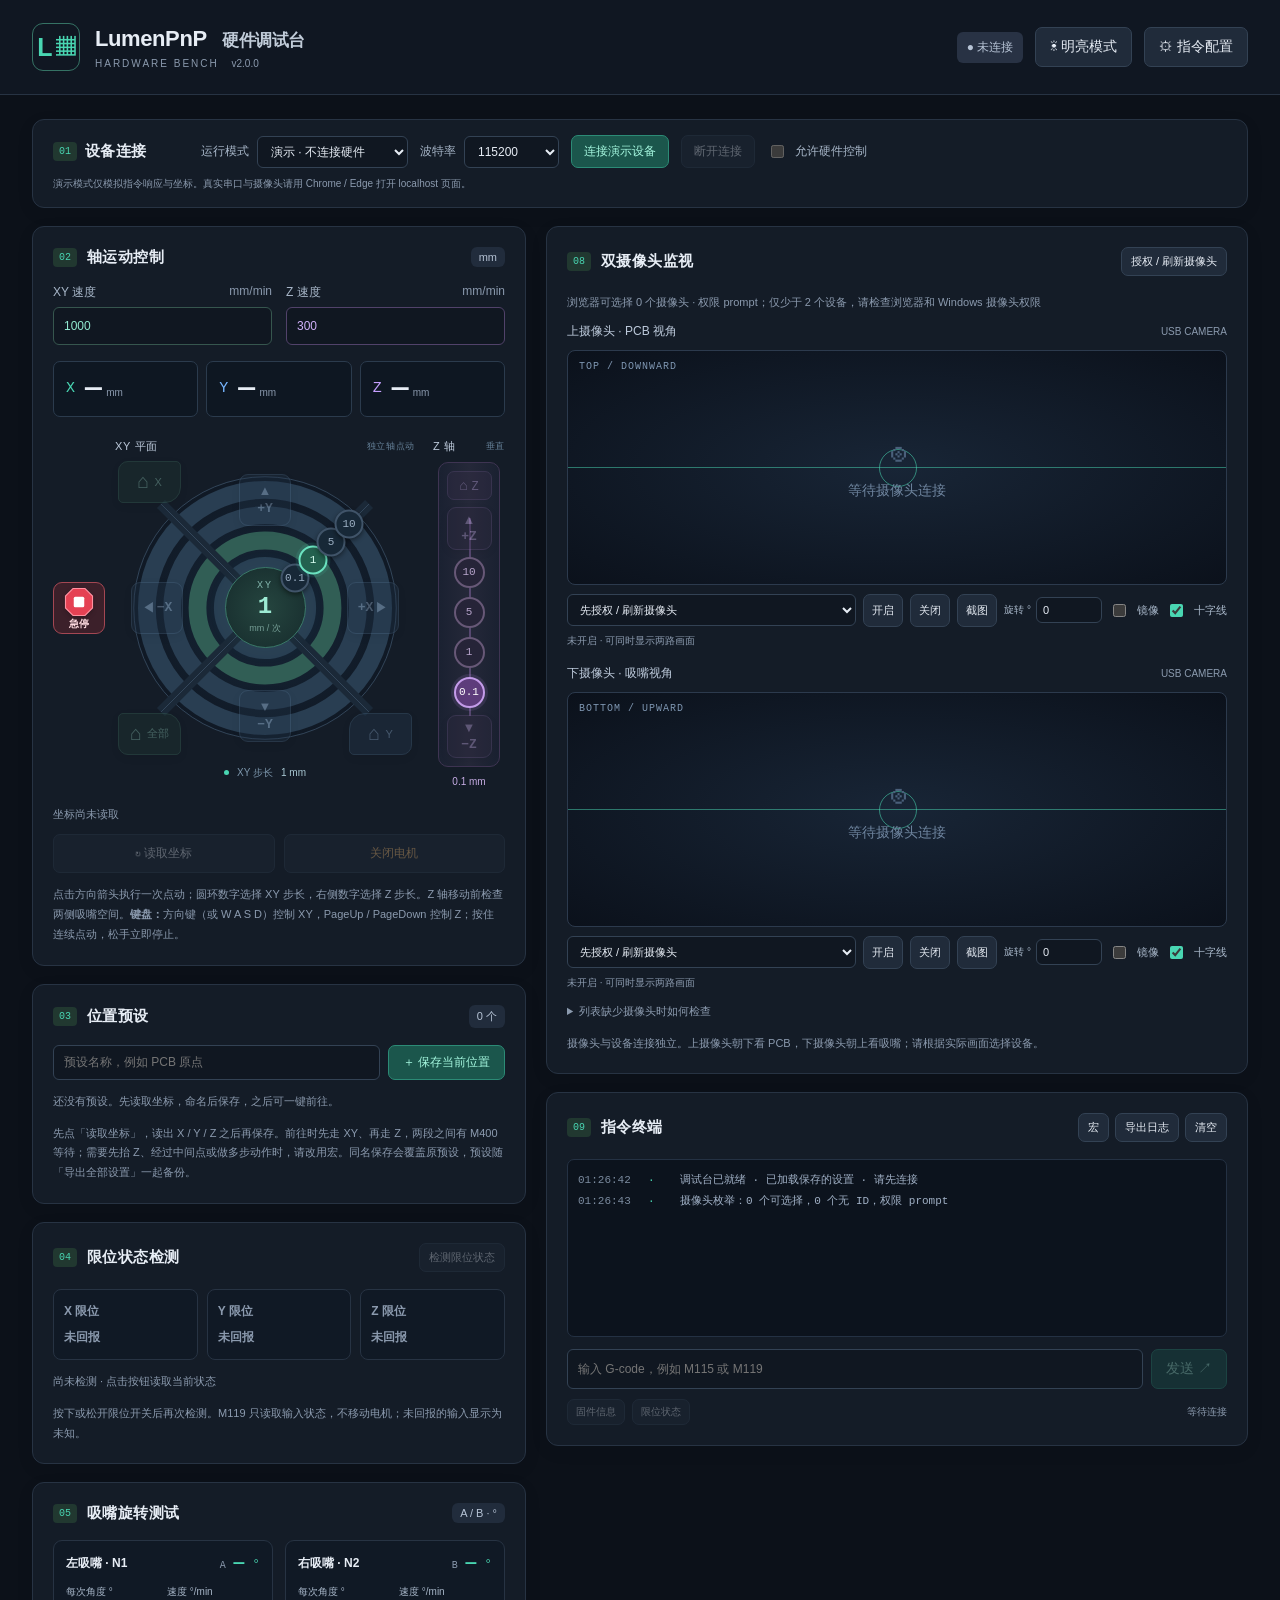
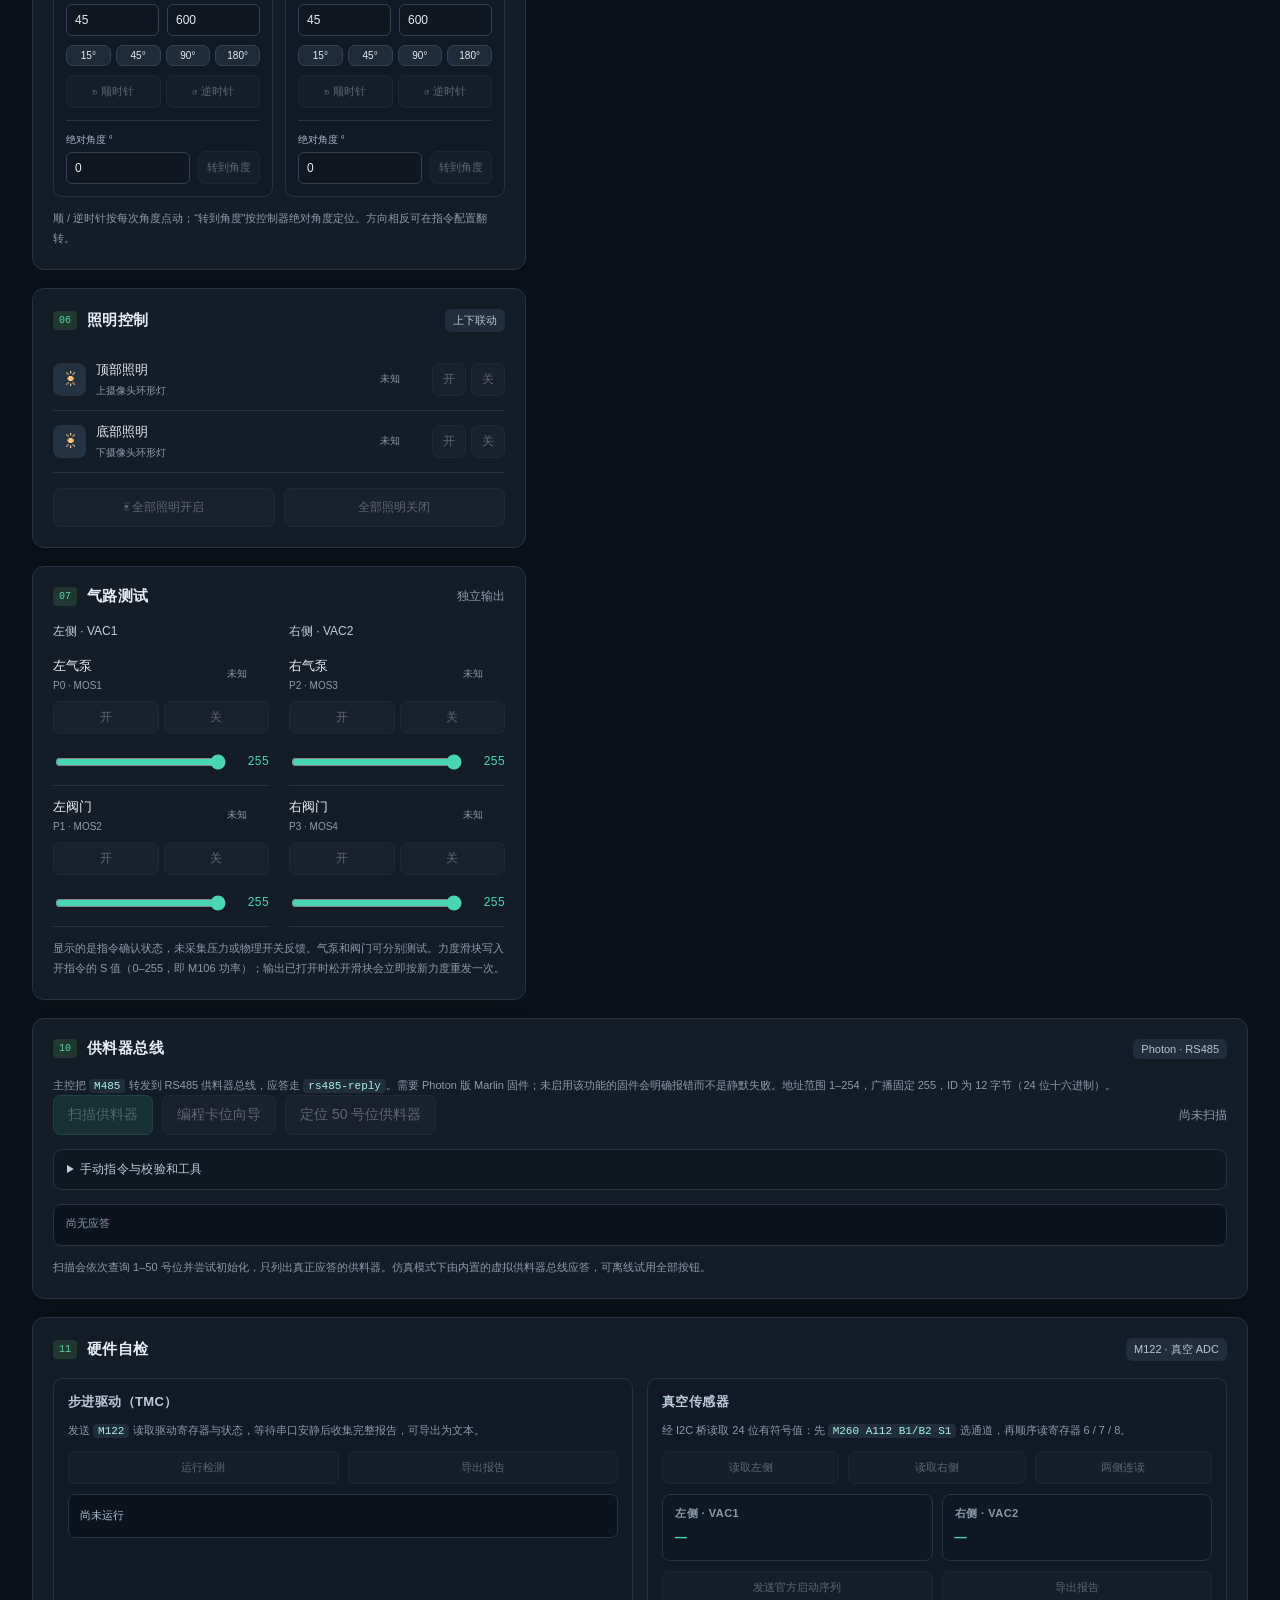
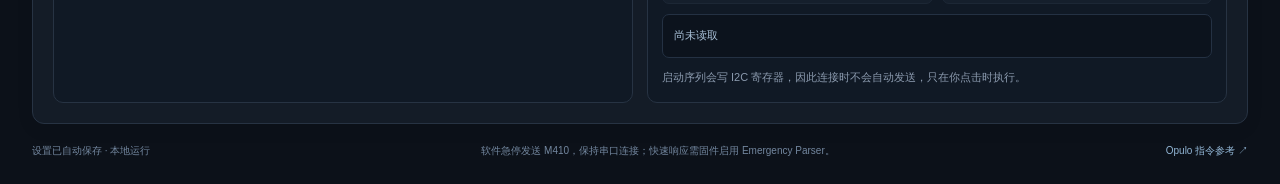
<file: opulo-debug-local/index.html>
<!doctype html>
<html lang="zh-CN">
<head><meta charset="utf-8"><meta name="viewport" content="width=device-width,initial-scale=1"><meta name="color-scheme" content="dark light"><title>LumenPnP · 硬件调试台</title><script>try{document.documentElement.dataset.theme=localStorage.getItem('lumen-bench-theme')==='light'?'light':'dark';}catch{document.documentElement.dataset.theme='dark';}</script><link rel="stylesheet" href="style.css?v=2.0.0"><script defer src="core.js?v=2.0.0"></script><script defer src="app.js?v=2.0.0"></script></head>
<body>
<header><div class="brandmark">L<span>▦</span></div><div><h1>LumenPnP <span>硬件调试台</span></h1><p>HARDWARE BENCH <b>v2.0.0</b></p></div><div class="header-right"><span id="connection-status" class="badge">● 未连接</span><button id="theme-toggle" aria-label="切换明亮与黑暗模式" aria-pressed="false">☀ 明亮模式</button><button id="settings-open">⚙ 指令配置</button></div></header>
<main>
<section class="connection panel"><div class="section-title"><span class="index">01</span><h2>设备连接</h2><span class="muted">LumenPnP / Marlin</span></div><div class="connect-controls"><label>运行模式<select id="mode"><option value="demo">演示 · 不连接硬件</option><option value="serial">真实设备 · USB 串口</option></select></label><label>波特率<select id="baud"><option>115200</option><option>250000</option><option>57600</option><option>230400</option><option>500000</option><option>1000000</option></select></label><button id="connect" class="primary">连接演示设备</button><button id="disconnect" disabled>断开连接</button><label class="check"><input id="armed" type="checkbox">允许硬件控制</label></div><p id="connection-note" class="note">演示模式仅模拟指令响应与坐标。真实串口与摄像头请用 Chrome / Edge 打开 localhost 页面。</p><p id="arm-note" class="note" hidden>启用前核对指令配置及 P0–P3 接线，关闭 OpenPnP 以释放串口。断开连接不会关闭机器输出。</p></section>
<div class="workspace">
<div class="controls-column">
<section class="panel motion-panel"><div class="section-title"><span class="index">02</span><h2>轴运动控制</h2><span class="badge subtle">mm</span></div><div class="motion-options"><label>XY 速度 <span class="muted">mm/min</span><input id="feed" type="number" value="1000" min="1" max="10000" step="1"></label><label>Z 速度 <span class="muted">mm/min</span><input id="feed-z" type="number" value="300" min="1" max="10000" step="1"></label></div><div id="axis-readouts" class="axis-readouts"></div><div id="axes"></div><div id="stop-notice" class="stop-notice" hidden><span id="stop-message"></span><button id="resume-control" type="button">解除急停</button></div><p id="position-source" class="note">坐标尚未读取</p><div class="action-row"><button data-command="position" data-hardware>↻ 读取坐标</button><button data-command="motorOff" class="warning" data-hardware>关闭电机</button></div><p class="note">点击方向箭头执行一次点动；圆环数字选择 XY 步长，右侧数字选择 Z 步长。Z 轴移动前检查两侧吸嘴空间。<b>键盘：</b>方向键（或 W A S D）控制 XY，PageUp / PageDown 控制 Z；按住连续点动，松手立即停止。</p></section>
<section class="panel preset-panel"><div class="section-title"><span class="index">03</span><h2>位置预设</h2><span id="preset-count" class="badge subtle">0 个</span></div><div class="preset-add"><input id="preset-name" placeholder="预设名称，例如 PCB 原点" maxlength="40" aria-label="新预设名称"><button id="preset-save" class="primary">＋ 保存当前位置</button></div><div id="presets" class="preset-list"></div><p class="note">先点「读取坐标」，读出 X / Y / Z 之后再保存。前往时先走 XY、再走 Z，两段之间有 M400 等待；需要先抬 Z、经过中间点或做多步动作时，请改用宏。同名保存会覆盖原预设，预设随「导出全部设置」一起备份。</p></section><section class="panel endstop-panel"><div class="section-title"><span class="index">04</span><h2>限位状态检测</h2><button id="endstop-query" data-endstops class="small">检测限位状态</button></div><div id="endstop-states" class="endstop-grid" aria-live="polite"></div><p id="endstop-status" class="note" role="status">尚未检测</p><p class="note">按下或松开限位开关后再次检测。M119 只读取输入状态，不移动电机；未回报的输入显示为未知。</p></section><section class="panel nozzle-panel"><div class="section-title"><span class="index">05</span><h2>吸嘴旋转测试</h2><span class="badge subtle">A / B · °</span></div><div id="nozzles" class="nozzle-grid"></div><p class="note">顺 / 逆时针按每次角度点动；“转到角度”按控制器绝对角度定位。方向相反可在指令配置翻转。</p></section>
<section class="panel"><div class="section-title"><span class="index">06</span><h2>照明控制</h2><span id="light-mode" class="badge subtle">上下联动</span></div><div id="lights"></div><div class="action-row"><button id="lights-on" data-hardware>☀ 全部照明开启</button><button id="lights-off" data-hardware>全部照明关闭</button></div></section>
<section class="panel"><div class="section-title"><span class="index">07</span><h2>气路测试</h2><span class="muted">独立输出</span></div><div class="pneumatic-head"><span>左侧 · VAC1</span><span>右侧 · VAC2</span></div><div id="pneumatics" class="pneumatics"></div><p class="note">显示的是指令确认状态，未采集压力或物理开关反馈。气泵和阀门可分别测试。力度滑块写入开指令的 S 值（0–255，即 M106 功率）；输出已打开时松开滑块会立即按新力度重发一次。</p></section>
</div>
<div class="vision-column">
<section class="panel vision-panel"><div class="section-title"><span class="index">08</span><h2>双摄像头监视</h2><button id="camera-refresh" class="small">授权 / 刷新摄像头</button></div><p id="camera-discovery" class="note" role="status">正在获取浏览器摄像头列表…</p><div id="cameras"></div><details class="note"><summary>列表缺少摄像头时如何检查</summary><p>使用桌面 Chrome / Edge 打开 http://localhost:8765/，点击“授权 / 刷新摄像头”并允许本站访问摄像头。检查地址栏的摄像头权限，以及 Windows 设置 → 隐私和安全性 → 摄像头中的访问权限和桌面应用访问权限。关闭占用摄像头的 OpenPnP、会议软件或其他网页后重试。</p><p>设备管理器列出的数量不一定等于浏览器可访问的数量。若仍少于预期，请导出下方日志中的“摄像头枚举”记录，并提供浏览器名称和版本。工具不会自动切换到未找到的已保存摄像头。</p></details><p class="note">摄像头与设备连接独立。上摄像头朝下看 PCB，下摄像头朝上看吸嘴；请根据实际画面选择设备。</p></section>
<section class="panel console-panel"><div class="section-title"><span class="index">09</span><h2>指令终端</h2><div class="console-tools"><button id="macros-open" class="small">宏</button><button id="export-log" class="small">导出日志</button><button id="clear-log" class="small">清空</button></div></div><div id="log" role="log" aria-label="串口收发日志"></div><form id="command-form"><input id="manual-command" placeholder="输入 G-code，例如 M115 或 M119" aria-label="手动 G-code" autocomplete="off" maxlength="512"><button class="primary" data-hardware>发送 ↗</button></form><div class="quick-commands"><button data-literal="M115" data-hardware>固件信息</button><button data-endstops>限位状态</button><div id="macro-bar" class="macro-bar"></div><span id="operation-status">等待连接</span></div></section>
</div>
</div>
<section class="panel feeder-panel"><div class="section-title"><span class="index">10</span><h2>供料器总线</h2><span class="badge subtle">Photon · RS485</span></div>
<p class="note">主控把 <code>M485</code> 转发到 RS485 供料器总线，应答走 <code>rs485-reply</code>。需要 Photon 版 Marlin 固件；未启用该功能的固件会明确报错而不是静默失败。地址范围 1–254，广播固定 255，ID 为 12 字节（24 位十六进制）。</p>
<div class="feeder-tools"><button id="feeder-scan" class="primary" data-hardware>扫描供料器</button><button id="feeder-program" data-hardware>编程卡位向导</button><button id="feeder-flash" data-hardware>定位 50 号位供料器</button><span id="feeder-status" class="muted" role="status">尚未扫描</span></div>
<div id="found-feeders" class="found-feeders"></div>
<details class="feeder-more"><summary>手动指令与校验和工具</summary>
<div class="feeder-forms">
<div class="feeder-form"><h3>单播</h3><label>指令<select id="uni-command"></select></label><label>目标地址<input id="uni-address" type="number" min="1" max="254" value="1"></label><label id="uni-payload-label">载荷（十六进制）<input id="uni-payload" placeholder="例如 2800" autocomplete="off"></label><button id="uni-send" data-hardware>发送单播</button></div>
<div class="feeder-form"><h3>广播</h3><label>指令<select id="broad-command"></select></label><label>UUID（24 位十六进制）<input id="broad-uuid" maxlength="24" placeholder="供料器 ID" autocomplete="off"></label><label id="broad-address-label">要编程的地址<input id="broad-address" type="number" min="1" max="254" value="1"></label><button id="broad-send" data-hardware>发送广播</button></div>
<div class="feeder-form"><h3>自定义数据包</h3><label>目标地址<input id="custom-address" type="number" min="1" max="254" value="1"></label><label>指令码（十进制）<input id="custom-command" type="number" min="0" max="255" value="1"></label><label>载荷（十六进制）<input id="custom-payload" placeholder="可留空" autocomplete="off"></label><button id="custom-send" data-hardware>发送数据包</button></div>
<div class="feeder-form"><h3>校验和工具</h3><label>目标地址<input id="calc-to" type="number" min="0" max="255" value="1"></label><label>来源地址<input id="calc-from" type="number" min="0" max="255" value="0"></label><label>包 ID<input id="calc-packet" type="number" min="0" max="255" value="0"></label><label>载荷长度<input id="calc-length" type="number" min="1" max="255" value="1"></label><label>指令码<input id="calc-command" type="number" min="0" max="255" value="1"></label><label>载荷（十六进制）<input id="calc-payload" placeholder="可留空" autocomplete="off"></label><div class="action-row"><button id="calc-run">计算校验和</button></div><output id="calc-result" class="feeder-result">—</output></div>
</div></details>
<div id="feeder-result" class="feeder-result" role="status">尚无应答</div>
<p class="note">扫描会依次查询 1–50 号位并尝试初始化，只列出真正应答的供料器。仿真模式下由内置的虚拟供料器总线应答，可离线试用全部按钮。</p></section>
<section class="panel selftest-panel"><div class="section-title"><span class="index">11</span><h2>硬件自检</h2><span class="badge subtle">M122 · 真空 ADC</span></div>
<div class="selftest-grid">
<div class="selftest-card"><h3>步进驱动（TMC）</h3><p class="note">发送 <code>M122</code> 读取驱动寄存器与状态，等待串口安静后收集完整报告，可导出为文本。</p><div class="action-row"><button id="tmc-run" data-hardware>运行检测</button><button id="tmc-download" disabled>导出报告</button></div><pre id="tmc-output" class="selftest-output">尚未运行</pre></div>
<div class="selftest-card"><h3>真空传感器</h3><p class="note">经 I2C 桥读取 24 位有符号值：先 <code>M260 A112 B1/B2 S1</code> 选通道，再顺序读寄存器 6 / 7 / 8。</p><div class="action-row"><button id="vac-left" data-hardware>读取左侧</button><button id="vac-right" data-hardware>读取右侧</button><button id="vac-both" data-hardware>两侧连读</button></div><div class="vac-readouts"><div class="vac-card"><b>左侧 · VAC1</b><span id="vac-value-left">—</span></div><div class="vac-card"><b>右侧 · VAC2</b><span id="vac-value-right">—</span></div></div><div class="action-row"><button id="vac-boot" data-hardware>发送官方启动序列</button><button id="vac-download" disabled>导出报告</button></div><pre id="vac-output" class="selftest-output">尚未读取</pre><p class="note">启动序列会写 I2C 寄存器，因此连接时不会自动发送，只在你点击时执行。</p></div>
</div></section>
<dialog id="feeder-wizard"><form id="feeder-wizard-form"><div class="section-title"><h2 id="wizard-title">编程卡位</h2><span class="badge subtle" id="wizard-step">第 1 步</span></div><p id="wizard-message" class="note"></p><label id="wizard-input-label">要编程的地址<input id="wizard-input" type="number" min="1" max="254" value="1"></label><div class="settings-actions"><button type="button" id="wizard-cancel">取消</button><button class="primary" id="wizard-ok" type="submit">确定</button></div></form></dialog>
<footer><span id="settings-status">设置自动保存 · 本地运行</span><span>软件急停发送 M410，保持串口连接；快速响应需固件启用 Emergency Parser。</span><a href="https://docs.opulo.io/byop/testing/actuator-check/" target="_blank" rel="noopener">Opulo 指令参考 ↗</a></footer>
</main>
<dialog id="settings"><form id="settings-form"><div class="section-title"><h2>指令与通信配置</h2><button type="button" id="settings-close">关闭 ✕</button></div><p class="note">预置：Marlin 点动 / 回零；P0 左泵、P1 左阀、P2 右泵、P3 右阀。先核对实际接线。上下灯默认共用 M150。每行一条指令；这里的占位符与 OpenPnP 格式不同。</p><div id="config-fields"></div><div class="settings-actions"><button type="button" id="config-reset">恢复 LumenPnP 预设</button><button type="button" id="config-export">导出全部设置</button><label class="file-button">导入 JSON<input id="config-import" type="file" accept=".json,application/json" hidden></label><button class="primary" type="submit">保存全部设置</button></div><p class="note">配置保存在当前浏览器；仅断开设备后可修改。默认 M410 快速停止；M112 会进入需复位的停机状态。</p></form></dialog>
<dialog id="macros"><form id="macros-form"><div class="section-title"><h2>宏指令序列</h2><button type="button" id="macros-close">关闭 ✕</button></div><p class="note">每行一条 G-code，以 <code>;</code> 开头的行为注释。可用占位符：<code>{X}</code> <code>{Y}</code> <code>{Z}</code>（当前坐标，需先读取坐标）、<code>{xyStep}</code> <code>{zStep}</code>、<code>{feed}</code> <code>{feedZ}</code>。占位符在发送前替换；这里的写法与上方「指令配置」里的 OpenPnP 风格格式互不影响。名称为空或指令为空的条目在保存时会被丢弃。</p><div id="macro-fields" class="macro-fields"></div><div class="settings-actions"><button type="button" id="macro-add">＋ 新增宏</button><button type="button" id="macro-reset">清空全部宏</button><button class="primary" type="submit">保存宏</button></div><p class="note">宏按钮与「允许硬件控制」联动，未启用控制时不可点击。宏保存在当前浏览器，并随「导出全部设置」一起备份。</p></form></dialog>
<div id="toast" role="status"></div>
</body></html>
</file>
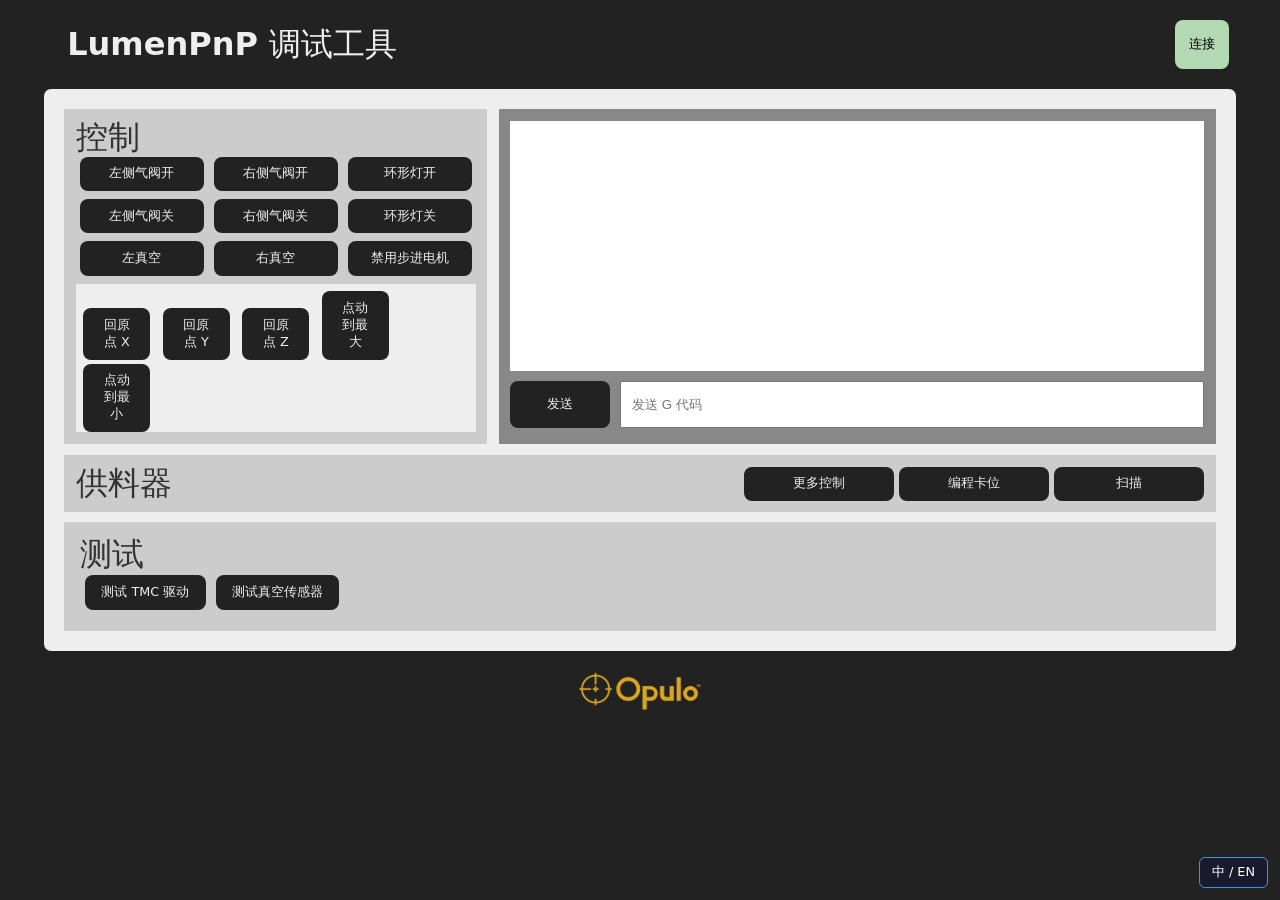
<file: opulo-debug-local/legacy/index.html>
<!doctype html>
<html lang="en">

<head>
  <meta charset="UTF-8" />
  <link rel="icon" type="image/svg+xml" href="vite.svg" />
  <meta name="viewport" content="width=device-width, initial-scale=1.0" />
  <link rel="icon" type="image/png" sizes="16x16" href="assets/lumen-icon-wA_suQRQ.png">
  <link rel="shortcut icon" type="image/x-icon" href="assets/lumen-icon-wA_suQRQ.png">
  <title>LumenPnP Debug</title>
  <script type="module" crossorigin src="assets/index-qQ3PqOnW.js"></script>
  <link rel="stylesheet" crossorigin href="assets/index-lY3jZAel.css">
</head>

<body>
  <button id="lang-toggle" type="button"
    style="position:fixed;bottom:12px;right:12px;z-index:999;padding:6px 12px;border:1px solid #4a90d9;background:#1a1a2e;color:#fff;border-radius:6px;cursor:pointer;font-weight:normal;"><b>中</b>
    / EN</button>
  <div id="header-pill">
    <h1>LumenPnP Debug Tool</h1>
  </div>
  <button id="connect" type="button">Connect</button>
  <div id="main-app">

    <div id="control-pane">
      <div id="control">
        <h2 style="width:100%">Control</h2>
        <button id="left-air-on" class="thirdwidth" type="button">Left Air On</button>
        <button id="right-air-on" class="thirdwidth" type="button">Right Air On</button>
        <button id="ring-lights-on" class="thirdwidth" type="button">Ring Lights On</button>

        <button id="left-air-off" class="thirdwidth" type="button">Left Air Off</button>
        <button id="right-air-off" class="thirdwidth" type="button">Right Air Off</button>
        <button id="ring-lights-off" class="thirdwidth" type="button">Ring Lights Off</button>

        <button id="left-vac" class="thirdwidth" type="button">Left Vac</button>
        <button id="right-vac" class="thirdwidth" type="button">Right Vac</button>
        <button id="disable-steppers" class="thirdwidth" type="button">Disable Steppers</button>

        <div id="jog-pane">
          <button id="home-x" class="fifthwidth" type="button">Home X</button>
          <button id="home-y" class="fifthwidth" type="button">Home Y</button>
          <button id="home-z" class="fifthwidth" type="button">Home Z</button>
          <button id="jog-max" class="fifthwidth" type="button">Jog Max</button>
          <button id="jog-min" class="fifthwidth" type="button">Jog Min</button>
        </div>

      </div>
      <div id="repl">
        <div id="console"></div>
        <button id="send" type="button">Send</button>
        <input id="repl-input" type="text" placeholder="Send Gcode" />
      </div>

    </div>
    <div id="feeders">
      <h2>Feeders</h2>

      <div id="feeder-button-cluster">
        <button style="width:150px;margin-top:0px;" id="more-controls">More Controls</button>
        <button style="width:150px;margin-top:0px;" id="program-slots">Program Slots</button>
        <button style="width:150px;margin-top:0px;" id="feeder-scan">Scan</button>
      </div>

      <div style="display:none;" id="found-feeders"></div>


      <div style="display:none;" class="feeder-pane" id="unicast">
        <h3>Unicast</h3>
        <label>Command: </label>
        <select style="height:1.5em;" id="uni-command" name="uni-command">
          <option value="0x01">Get Feeder ID</option>
          <option value="0x02">Initialize Feeder</option>
          <option value="0x03">Get Version</option>
          <option value="0x04">Move Feed Forward</option>
          <option value="0x05">Move Feed Backward</option>
          <option value="0x06">Move Feed Status</option>
          <option value="0xbf">Vendor Options</option>
        </select>
        <label>To Address: </label>
        <input id="uni-to" type="number" min="1" max="255" />
        <label style="display:none;" id="uni-payload-label">Payload (in Hex): </label>
        <input style="display:none;" id="uni-payload" type="text" placeholder="Payload" />
        <button id="uni-send">Send</button>
      </div>
      <div style="display:none;" class="feeder-pane" id="broadcast">
        <h3>Broadcast</h3>
        <label>Command:</label>
        <select style="height:1.5em;" id="broad-command" name="broad-command">
          <option value="0xc0">Get Feeder Address</option>
          <option value="0xc1">Identify Feeder</option>
          <option value="0xc2">Program Feeder Floor</option>
          <option value="0xc3">Uninitialized Feeders Respond</option>
        </select>
        <label>UUID (Hex String): </label>
        <input id="broad-uuid" type="text" />
        <label>Address to Program: </label>
        <input id="broad-program-address" type="number" min="1" max="254" />
        <button id="broad-send">Send</button>

      </div>
      <div style="display:none;" class="feeder-pane" id="custom-packet">
        <h3>Custom Packet</h3>
        <input id="custom-to" type="number" placeholder="To Address" />
        <input id="custom-command" type="number" placeholder="Command" />
        <input id="custom-payload" type="text" placeholder="Payload (hex string)" />
        <button id="custom-send">Send</button>

      </div>
      <div style="display:none;" class="feeder-pane" id="crc-tool">
        <h3>CRC Tool</h3>
        <input id="calc-to" type="text" placeholder="To Address" />
        <input id="calc-from" type="text" placeholder="From Address)" />
        <input id="calc-packetid" type="text" placeholder="Packet ID" />
        <input id="calc-payload-length" type="text" placeholder="Payload Length (including command byte)" />
        <input id="calc-command" type="text" placeholder="Command" />
        <input id="calc-payload" type="text" placeholder="Payload" />
        <button id="calc-calculate">Calculate</button>


      </div>

      <div style="display:none;" class="feeder-pane" id="flash-at-fifty">
        <h3>Flash at 50</h3>
        <button id="flash-fifty-button">Flash</button>

      </div>



    </div>

    <div id="testing">
      <h2 style="width:100%">Tests</h2>
      <button id="tmc" type="button">Test TMC Drivers</button>
      <button id="vac" type="button">Test Vacuum Sensors</button>
    </div>


  </div>
  <div id="footer"><img src="assets/opulo-gold-alpha-tiny-DUNq2d90.png"></div>

  <div id="modal">
    <div class="flex">
      <img src="assets/lumen-icon-wA_suQRQ.png">
      <button id="modal-close" class="btn-close">⨉</button>

    </div>

    <h2 id="modal-title">test</h2>
    <p id="modal-content">test</p>
    <input id="modal-num-input" min="1" max="254" type="number">
    <div class="flex">
      <button id="modal-ng">Cancel</button>
      <button id="modal-ok">OK</button>
    </div>





  </div>
  <div id="overlay"></div>

  <script>
    (function () {
      var LS = window.localStorage, lang = 'zh'
      try { lang = LS.getItem('ldLang') || 'zh' } catch (e) { }
      var btn = document.getElementById('lang-toggle')
      // [selector, 中文, 标记: ph 表示 placeholder]
      var data = [
        ['#header-pill h1', 'LumenPnP 调试工具'],
        ['#connect', '连接'],
        ['#control-pane h2', '控制'],
        ['#left-air-on', '左侧气阀开'], ['#right-air-on', '右侧气阀开'], ['#ring-lights-on', '环形灯开'],
        ['#left-air-off', '左侧气阀关'], ['#right-air-off', '右侧气阀关'], ['#ring-lights-off', '环形灯关'],
        ['#left-vac', '左真空'], ['#right-vac', '右真空'], ['#disable-steppers', '禁用步进电机'],
        ['#home-x', '回原点 X'], ['#home-y', '回原点 Y'], ['#home-z', '回原点 Z'],
        ['#jog-max', '点动到最大'], ['#jog-min', '点动到最小'],
        ['#repl-input', '发送 G 代码', 'ph'], ['#send', '发送'],
        ['#feeders h2', '供料器'], ['#more-controls', '更多控制'], ['#program-slots', '编程卡位'], ['#feeder-scan', '扫描'],
        ['#unicast h3', '单播'], ['#broadcast h3', '广播'], ['#custom-packet h3', '自定义数据包'], ['#crc-tool h3', 'CRC 工具'], ['#flash-at-fifty h3', '50Hz 闪烁'],
        ['#uni-send', '发送'], ['#broad-send', '发送'], ['#custom-send', '发送'], ['#flash-fifty-button', '闪烁'], ['#calc-calculate', '计算'],
        ['#testing h2', '测试'], ['#tmc', '测试 TMC 驱动'], ['#vac', '测试真空传感器'],
        ['#modal-ng', '取消'], ['#modal-ok', '确定']
      ]
      // 标签文本切换 [容器选择器, 英文原文, 中文]
      var lbl = [
        ['#unicast', 'Command:', '命令：'], ['#unicast', 'To Address:', '目标地址：'], ['#unicast', 'Payload (in Hex):', '负载(十六进制)：'],
        ['#broadcast', 'UUID (Hex String):', 'UUID(十六进制字符串)：'], ['#broadcast', 'Address to Program:', '要编程的地址：']
      ]
      // 下拉选项切换 [选择器, value, 中文]
      var opt = [
        ['#uni-command', '0x01', '获取供料器 ID'], ['#uni-command', '0x02', '初始化供料器'], ['#uni-command', '0x03', '获取版本'],
        ['#uni-command', '0x04', '向前进料'], ['#uni-command', '0x05', '向后进料'], ['#uni-command', '0x06', '进料状态'], ['#uni-command', '0xbf', '厂商选项'],
        ['#broad-command', '0xc0', '获取供料器地址'], ['#broad-command', '0xc1', '识别供料器'], ['#broad-command', '0xc2', '编程供料器地址'], ['#broad-command', '0xc3', '未初始化供料器响应']
      ]
      function apply() {
        document.documentElement.lang = lang === 'zh' ? 'zh-CN' : 'en'
        data.forEach(function (d) {
          var el = document.querySelector(d[0]); if (!el) return
          if (d[2] === 'ph') { if (!('_ph' in el)) el._ph = el.placeholder; el.placeholder = lang === 'zh' ? d[1] : el._ph }
          else { if (!('_t' in el)) el._t = el.textContent; el.textContent = lang === 'zh' ? d[1] : el._t }
        })
        lbl.forEach(function (p) {
          document.querySelectorAll(p[0] + ' label').forEach(function (el) {
            var t = el.textContent.trim()
            if (t === p[1] || t === p[2]) el.textContent = lang === 'zh' ? p[2] : p[1]
          })
        })
        opt.forEach(function (p) {
          document.querySelectorAll(p[0] + ' option').forEach(function (el) {
            if (el.value === p[1]) { if (!('_t' in el)) el._t = el.textContent; el.textContent = lang === 'zh' ? p[2] : el._t }
          })
        })
        btn.innerHTML = lang === 'zh' ? '<b>中</b> / EN' : '中 / <b>EN</b>'
        try { LS.setItem('ldLang', lang) } catch (e) { }
      }
      btn.addEventListener('click', function () { lang = lang === 'zh' ? 'en' : 'zh'; apply() })
      apply()

      // ===== 弹窗翻译:拦截原生 alert + 监听页面 modal 文字变化 =====
      // alert 弹窗翻译映射 [英文, 中文]
      var alertMap = [
        ['Cannot write to port. Have you connected?', '无法写入串口。你已连接了吗？']
      ]
      var origAlert = window.alert
      window.alert = function (s) {
        if (lang === 'zh' && typeof s === 'string') alertMap.forEach(function (p) { s = s.split(p[0]).join(p[1]) })
        return origAlert.call(window, s)
      }
      // modal 弹窗标题翻译映射
      var titleMap = [
        ['Cannot Write', '无法写入'], ['Invalid Packet', '无效数据包'], ['Photon Support', 'Photon 支持'],
        ['CRC Result', 'CRC 结果'], ['Before Beginning', '开始之前'], ['Insert a Feeder', '插入供料器'],
        ['Programming Feeder Not Found', '未检测到供料器'], ['Success', '成功'], ['Failure', '失败'],
        ['Firmware Version of Feeder at Slot ', '固件版本 - 卡位 ']
      ]
      // modal 弹窗内容翻译映射(子串替换,可处理动态拼接的句子)
      var contentMap = [
        ['Cannot write to port. Have you connected?', '无法写入串口。你已连接了吗？'],
        ['We did not receive a valid packet.', '未收到有效的数据包。'],
        ['Your version of Marlin does not support Photon. Please update Marlin to the version in the ', '你的 Marlin 固件不支持 Photon。请更新到 '],
        ['latest LumenPnP release', '最新 LumenPnP 发布版'],
        [' using the instructions ', ' ，操作教程见 '],
        ['here', '这里'],
        ["To program your slots, first remove all Photon feeders from your machine. Once you've done this, click ok.", '编程前请先从机器上取下所有 Photon 供料器，完成后点击确定。'],
        ["If at any point you'd like to exit this utility, click cancel.", '如需随时退出此向导，请点击取消。'],
        ["Insert a feeder into the slot you'd like to program. Enter the address you'd like to program in the field below. Once you've done this, click ok.", '把供料器插入要编程的卡位，在下方输入想要设置的地址，然后点击确定。'],
        ['The feeder you inserted was not detected.', '未检测到你插入的供料器。'],
        ['Slot has been programmed with address ', '卡位已编程为地址 '],
        ['! Remove the feeder from the slot, then click OK to program another.', ' ！请取下供料器，再点击确定继续编程下一个。'],
        ['Programming Failed for slot ', '卡位编程失败：'],
        ['. Click OK to retry.', ' 。点击确定重试。'],
        ['Firmware is 1.3 or earlier, update feeder firmware to use this feature.', '该供料器固件为 1.3 或更早版本，请升级固件以使用此功能。']
      ]
      // 对字符串做子串替换(仅中文模式生效)
      function tr(s, map) {
        if (lang !== 'zh' || typeof s !== 'string') return s
        map.forEach(function (p) { s = s.split(p[0]).join(p[1]) })
        return s
      }
      // 监听 modal 内容变化并动态翻译(mutings 标志防止修改文字再次触发观察器造成死循环)
      var mutings = false
      new MutationObserver(function () {
        if (mutings) return
        var t = document.getElementById('modal-title'), c = document.getElementById('modal-content')
        mutings = true
        try {
          if (t) { var a = tr(t.textContent, titleMap); if (a !== t.textContent) t.textContent = a }
          if (c) { var b = tr(c.innerHTML, contentMap); if (b !== c.innerHTML) c.innerHTML = b }
        } finally { mutings = false }
      }).observe(document.getElementById('modal'), { childList: true, subtree: true, characterData: true })
    })();
  </script>

</body>

</html>
</file>
<file: opulo-debug-local/style.css>
:root{--bg:#0c1119;--panel:#141c27;--line:#273343;--text:#e7edf5;--muted:#8b9aae;--accent:#49d6b2;--orange:#ffc477;--red:#ff6e7b; font-family:Inter,"Segoe UI","Microsoft YaHei",sans-serif;color:var(--text);background:var(--bg);font-size:14px}*{box-sizing:border-box}body{margin:0}button,input,select,textarea{font:inherit}button,.file-button{border:1px solid #334254;border-radius:7px;padding:10px 14px;color:var(--text);background:#202b3a;cursor:pointer;transition:background .15s,border .15s}button:hover,.file-button:hover{background:#2b394c;border-color:#52677e}button:disabled{opacity:.35;cursor:not-allowed}button:focus-visible,input:focus-visible,select:focus-visible,textarea:focus-visible{outline:2px solid var(--accent);outline-offset:3px}.primary{background:#1b564c;border-color:#2c8b76;color:#a5f7df}.primary:hover{background:#24685b}.danger{background:#582b36;border-color:#a74a5a;color:#ffb2bb}.warning{color:var(--orange)}header{padding:23px 32px;border-bottom:1px solid var(--line);display:flex;align-items:center;gap:15px;background:#101722}.brandmark{border:1px solid #357264;border-radius:11px;width:48px;height:48px;display:flex;align-items:center;justify-content:center;color:var(--accent);font-size:25px;font-weight:700;gap:3px}.brandmark span{font-size:19px}h1{font-size:22px;margin:0;font-weight:650;letter-spacing:-.4px}h1 span{font-size:17px;color:#c1ccd9;margin-left:10px}header p{font-size:10px;letter-spacing:2px;color:var(--muted);margin:6px 0 0}header b{font-weight:400;letter-spacing:0;margin-left:8px}.header-right{margin-left:auto;display:flex;gap:12px;align-items:center}main{max-width:1580px;margin:auto;padding:24px 32px}.panel{border:1px solid var(--line);background:var(--panel);border-radius:12px;padding:20px;margin-bottom:18px;box-shadow:0 5px 18px #00000010}.section-title{display:flex;align-items:center;gap:10px;margin-bottom:17px}.section-title h2{font-size:15px;font-weight:600;margin:0;letter-spacing:.4px}.section-title>.badge,.section-title>.muted{margin-left:auto}.section-title>button{margin-left:auto}.index{font-size:10px;font-family:Consolas,monospace;color:var(--accent);background:#213830;border-radius:4px;padding:4px 6px}.muted,.note{color:var(--muted)}.muted{font-size:12px}.badge{font-size:12px;padding:7px 10px;border-radius:6px;background:#283244;color:#b7c4d6;white-space:nowrap}.badge.connected{background:#1b3c33;color:var(--accent)}.badge.demo{background:#3a3425;color:var(--orange)}.badge.subtle{font-size:11px;padding:4px 8px;background:#212c3c}.connect-controls{display:flex;gap:14px;align-items:end;flex-wrap:wrap}label{display:flex;flex-direction:column;gap:7px;color:#a8b7c9;font-size:12px}select,input,textarea{color:var(--text);background:#101721;border:1px solid #334254;border-radius:6px;padding:10px}select{min-width:110px}.check{flex-direction:row;align-items:center;margin:0 0 10px 7px;gap:8px;cursor:pointer}.check input{accent-color:var(--accent)}.note{font-size:11px;line-height:1.8;margin:12px 0 0}.workspace{display:grid;grid-template-columns:minmax(390px,.95fr) minmax(450px,1.35fr);gap:20px}.motion-options{display:grid;grid-template-columns:1fr 1fr;gap:12px;margin-bottom:15px}.axis-row{display:grid;grid-template-columns:38px 1fr 52px 52px 82px;gap:8px;align-items:center;padding:13px 0;border-bottom:1px solid var(--line)}.axis-name{color:var(--accent);font-size:21px;font-family:Consolas,monospace}.axis-row:nth-child(2) .axis-name{color:#78b6ff}.axis-row:nth-child(3) .axis-name{color:#c6a0ff}.coordinate{font-family:Consolas,monospace;font-size:24px}.coordinate small{font:10px "Segoe UI",sans-serif;color:var(--muted)}.jog{font-size:22px;padding:5px}.home{font-size:12px;padding:10px 6px}.action-row{display:flex;gap:9px;margin-top:15px;flex-wrap:wrap}.action-row button{flex:1;white-space:nowrap;font-size:12px}.io-row{display:flex;align-items:center;gap:10px;padding:12px 0;border-bottom:1px solid var(--line)}.io-icon{width:33px;height:33px;display:grid;place-items:center;background:#243242;border-radius:8px;color:var(--orange);font-size:20px}.io-title{flex:1;display:flex;flex-direction:column;gap:5px;font-size:13px}.io-title small{color:var(--muted);font-size:10px}.io-state{font-size:10px;color:var(--muted);min-width:42px}.io-state.on{color:var(--accent)}.io-buttons{display:flex;gap:5px}.io-buttons button{padding:7px 10px;font-size:12px}.io-buttons button.active{border-color:#44bda0;background:#21473e;color:var(--accent)}.pneumatic-head{display:grid;grid-template-columns:1fr 1fr;gap:20px;color:#c0cede;font-size:12px;padding-bottom:5px}.pneumatics{display:grid;grid-template-columns:1fr 1fr;gap:0 20px}.pneumatics .io-icon{display:none}.pneumatics .io-row{flex-wrap:wrap}.pneumatics .io-buttons{width:100%}.pneumatics .io-buttons button{flex:1}.camera{margin-bottom:17px}.camera:last-child{margin-bottom:0}.camera-title{display:flex;align-items:center;gap:8px;margin:10px 0;color:#bdcadb;font-size:12px}.camera-title small{margin-left:auto;color:var(--muted)}.camera-frame{height:235px;position:relative;overflow:hidden;border:1px solid #2c3a4d;border-radius:8px;background:radial-gradient(ellipse,#182536,#0b111b);display:grid;place-items:center}.camera-frame video{width:100%;height:100%;object-fit:contain;position:absolute}.camera-frame .placeholder{color:#6e849e;text-align:center;z-index:1;pointer-events:none}.placeholder span{display:block;font-size:34px;margin-bottom:8px;color:#4a607b}.camera-frame .crosshair{position:absolute;inset:0;pointer-events:none;background:linear-gradient(transparent calc(50% - .5px),#49d6b280 50%,transparent calc(50% + .5px)),linear-gradient(90deg,transparent calc(50% - .5px),#49d6b280 50%,transparent calc(50% + .5px))}.crosshair:after{content:"";border:1px solid #49d6b290;width:36px;height:36px;border-radius:50%;position:absolute;left:calc(50% - 18px);top:calc(50% - 18px)}.frame-label{position:absolute;top:10px;left:11px;font:10px Consolas,monospace;letter-spacing:1px;color:#7e96b1}.camera-controls{display:flex;align-items:center;gap:7px;margin-top:9px;flex-wrap:wrap}.camera-controls select{flex:1;min-width:120px;max-width:100%;font-size:11px;padding:8px}.camera-controls button{font-size:11px;padding:8px}.camera-controls .check{margin:0;font-size:11px}.camera-status{font-size:10px;color:var(--muted);margin-top:7px}.small{padding:6px 9px;font-size:11px}.console-tools{margin-left:auto;display:flex;gap:6px}#log{height:178px;overflow:auto;background:#0c131d;border:1px solid #243143;border-radius:7px;padding:10px;font:11px/1.9 Consolas,"Microsoft YaHei",monospace;white-space:pre-wrap;overflow-wrap:anywhere}.log-line{display:grid;grid-template-columns:65px 27px 1fr;gap:5px}.log-line time{color:#7b8b9f}.log-line .type{color:var(--accent)}.log-line.rx .type{color:#82baff}.log-line.error{color:#ff9ca7}.log-line.info{color:#a0b0c5}#command-form{display:flex;gap:8px;margin-top:12px}#manual-command{flex:1;min-width:0;font-size:12px}.quick-commands{display:flex;gap:7px;margin-top:10px;align-items:center}.quick-commands button{font-size:10px;padding:5px 8px}.quick-commands span{margin-left:auto;font-size:10px;color:var(--muted)}footer{display:flex;justify-content:space-between;gap:15px;color:#73879f;font-size:10px;line-height:1.7}a{color:#92b6d5;text-decoration:none}dialog{width:min(880px,95vw);max-height:90vh;border:1px solid #3a4d63;background:#141c27;color:var(--text);border-radius:14px;padding:24px}dialog::backdrop{background:#000b;backdrop-filter:blur(4px)}#config-fields{display:grid;grid-template-columns:1fr 1fr;gap:13px;margin-top:18px}#config-fields textarea{height:72px;resize:vertical;font:12px/1.5 Consolas,monospace}#config-fields label.wide{grid-column:1/-1}#config-fields .check{margin:7px 0}.settings-actions{display:flex;gap:8px;margin-top:20px;flex-wrap:wrap}.settings-actions button:last-child{margin-left:auto}#toast{position:fixed;bottom:25px;left:50%;transform:translateX(-50%);max-width:90vw;background:#263c50;border:1px solid #527088;padding:12px 20px;border-radius:9px;box-shadow:0 6px 28px #0008;font-size:13px;z-index:10;display:none}#toast.show{display:block}body.busy .coordinate{opacity:.6}@media(min-width:1450px){.camera-frame{height:260px}}@media(max-width:1000px){main{padding:18px}.workspace{grid-template-columns:1fr 1.12fr;gap:14px}.panel{padding:15px}.axis-row{grid-template-columns:26px 1fr 40px 40px 64px;gap:5px}.coordinate{font-size:20px}header{padding:18px}h1 span{display:block;margin:3px 0 0;font-size:12px}.header-right{gap:7px}.header-right button{font-size:12px;padding:9px}.pneumatics{gap:0 10px}.camera-frame{height:210px}}@media(max-width:760px){header{flex-wrap:wrap}.header-right{width:100%;margin:5px 0 0}.header-right .badge{margin-right:auto}.workspace{display:block}.connect-controls>label:not(.check){flex:1}.connect-controls>label select{width:100%}.connect-controls>button{flex:1}.connect-controls .check{width:100%;margin-top:4px}.camera-frame{height:240px}footer{flex-direction:column;gap:4px}#config-fields{grid-template-columns:1fr}.settings-actions button:last-child{margin-left:0}.pneumatics{gap:0 20px}}[hidden]{display:none!important}
:root{--dial-size:320px}
.motion-panel .motion-options{gap:14px;margin-bottom:16px}.motion-panel .motion-options label{display:grid;grid-template-columns:1fr auto;gap:6px}.motion-options input{grid-column:1/-1;width:100%;height:38px}.motion-panel #feed{border-color:#36564e;color:#92ead1}.motion-panel #feed-z{border-color:#51426a;color:#d0b1fa}.axis-readouts{display:grid;grid-template-columns:repeat(3,minmax(0,1fr));gap:8px;margin-bottom:18px}.axis-readout{display:flex;gap:10px;align-items:center;background:#0e1722;border:1px solid #2b3b4d;border-radius:7px;padding:10px 12px}.axis-readout .axis-name{font-size:15px}.axis-readout:nth-child(2) .axis-name{color:#78b6ff}.axis-readout:nth-child(3) .axis-name{color:#c6a0ff}.axis-readout .coordinate{font-size:18px;display:flex;flex-wrap:wrap;align-items:baseline;gap:5px}.axis-readout .coordinate small{font-size:9px}.jog-layout{display:grid;grid-template-columns:minmax(0,1fr) 72px;gap:18px;align-items:stretch;max-width:460px;margin:0 auto}.xy-area{min-width:0}.controller-caption{display:flex;align-items:center;justify-content:space-between;height:23px;font-size:11px;color:#bdcadb;letter-spacing:.7px}.controller-caption small{font-size:9px;color:#658098}.xy-pad{position:relative;width:100%;max-width:var(--dial-size);aspect-ratio:1;margin:0 auto}.dial-art{position:absolute;inset:0;width:100%;height:100%;pointer-events:none}.dial-ring{fill:none;stroke:#293e52;stroke-width:19;transition:stroke .15s}.dial-ring:nth-of-type(4){stroke:#284b49}.direction{display:flex;flex-direction:column;align-items:center;justify-content:center;gap:2px;position:absolute;z-index:2;padding:0;background:#213348;border:1px solid #4b6783;border-radius:9px;color:#acc7e5;box-shadow:0 3px 8px #0003}.direction:hover{background:#305572;border-color:#73a6cc;color:#e7f5ff}.direction:active{transform:translate(-50%,-50%) scale(.94)}.direction span{font-size:13px;line-height:1.2}.direction b{font:600 13px Consolas,monospace}.xy-pad .direction{width:18%;height:18%;max-width:52px;max-height:52px;transform:translate(-50%,-50%)}.dir-up{left:50%;top:14%}.dir-right{left:86%;top:50%}.dir-down{left:50%;top:86%}.dir-left{left:14%;top:50%}.dir-right,.dir-left{flex-direction:row}.dir-right span{order:2}.dial-home{position:absolute;display:flex;align-items:center;gap:5px;justify-content:center;width:21%;height:14%;padding:0;background:#223b34;border:1px solid #3e6e5d;color:#9cdfc9;font-size:11px;z-index:3;box-shadow:0 3px 8px #0003}.dial-home span{font-size:20px}.dial-home b{font-weight:500}.dial-home:hover{background:#2e594a;border-color:#70b99d}.home-x{left:1%;top:1%;border-radius:10px 5px 16px 5px}.home-y{right:1%;bottom:1%;border-radius:16px 5px 10px 5px;background:#263a50;border-color:#496986;color:#a4c9f0}.home-all{left:1%;bottom:1%;border-radius:5px 16px 5px 10px}.dial-center{position:absolute;width:27%;height:27%;left:36.5%;top:36.5%;border-radius:50%;background:radial-gradient(circle,#25453f,#162b2c);border:1px solid #3a7968;display:flex;flex-direction:column;justify-content:center;align-items:center;box-shadow:0 0 22px #49d6b211;pointer-events:none}.dial-center span{font:10px Consolas,monospace;letter-spacing:2px;color:#83b6ad}.dial-center b{font:600 24px Consolas,monospace;color:#9debd4;margin:2px 0}.dial-center small{font-size:9px;color:#769f96}.dial-step{position:absolute;transform:translate(-50%,-50%);width:29px;height:29px;border-radius:50%;padding:0;background:#172837;border:2px solid #405469;color:#9cafc3;font:11px Consolas,monospace;z-index:4;box-shadow:0 2px 5px #0007}.dial-step:hover{background:#2b455a;color:#fff}.dial-step.selected{border-color:#6be3c0;background:#23614f;color:#d7fff1;box-shadow:0 0 0 3px #49d6b21c}.step-0{left:60%;top:40%}.step-1{left:66%;top:34%}.step-2{left:72%;top:28%}.step-3{left:78%;top:22%}.controller-footnote{display:flex;justify-content:center;gap:8px;align-items:center;font-size:10px;color:#7d97ad;height:30px}.controller-footnote b{color:#a9c8d3;font-weight:500}.controller-footnote i{width:5px;height:5px;background:var(--accent);border-radius:50%}.z-area{display:flex;flex-direction:column}.z-track{position:relative;flex:1;min-height:240px;border:1px solid #3e3452;border-radius:10px;background:linear-gradient(90deg,#1a2131,#252839,#1a2131);margin:4px 5px 0;display:flex;flex-direction:column;align-items:center;padding:8px 0;gap:7px}.z-track:before{content:"";position:absolute;left:50%;top:55px;bottom:50px;width:2px;background:#564770}.z-home{width:45px;padding:5px 0;border-color:#675280;background:#372e49;color:#d0b3f1;font-size:14px;z-index:2}.z-home b{font:12px Consolas,monospace}.z-home:hover{background:#4a3c62;border-color:#aa84cf}.z-track .direction{position:relative;inset:auto;flex-shrink:0;width:45px;height:43px;background:#302a41;border-color:#65517e;color:#cab0e9}.z-track .direction:hover{background:#483459;border-color:#a681cf}.z-track .direction:active{transform:scale(.94)}.z-steps{position:relative;flex:1;display:flex;flex-direction:column;align-items:center;justify-content:center;gap:9px;z-index:2}.z-step{width:31px;height:31px;flex-shrink:0;border-radius:50%;padding:0;background:#262438;border:2px solid #675877;font:11px Consolas,monospace;color:#b6a3ca}.z-step:hover{background:#4b3a5b}.z-step.selected{background:#5d3c7b;border-color:#c49ce9;color:#fff;box-shadow:0 0 0 3px #bb8cea20}.z-area .controller-footnote b{color:#c6ace4}.motion-panel #position-source{margin-top:8px}.motion-panel .action-row{margin-top:10px}@media(max-width:1100px) and (min-width:761px){.jog-layout{grid-template-columns:minmax(0,1fr) 59px;gap:7px}.axis-readout{padding:8px 6px;gap:6px}.axis-readout .coordinate{font-size:16px}.dial-step{width:26px;height:26px;font-size:10px}.z-track{margin:4px 0 0;min-height:245px}.z-steps{gap:5px}.z-step{height:27px;width:27px}.dial-center b{font-size:20px}}@media(max-width:430px){.jog-layout{grid-template-columns:minmax(0,1fr) 57px;gap:7px}.axis-readout{padding:8px 6px;gap:5px}.axis-readout .coordinate{font-size:16px}.dial-step{width:24px;height:24px;font-size:9px}.dial-home{font-size:10px}.dial-home span{font-size:16px}.direction b{font-size:11px}.direction span{font-size:10px}.dial-center b{font-size:19px}.dial-center span{font-size:9px}.dial-center small{font-size:8px}.z-track{min-height:250px;margin:4px 0 0}.z-steps{gap:4px}.z-step{width:27px;height:27px}.controller-caption small{display:none}}
.dial-ring:nth-of-type(4){stroke:#293e52}.dial-ring.selected-ring{stroke:#315e55}@media(max-width:1100px) and (min-width:761px){.dial-step{width:22px;height:22px;font-size:9px}}

/* Compact connection strip: desktop height ~half of the original panel. */
.connection.panel{display:grid;grid-template-columns:130px minmax(0,1fr);column-gap:18px;row-gap:8px;padding:15px 20px}
.connection .section-title{margin:0;align-self:center;gap:8px}
.connection .section-title>.muted{display:none}
.connection .connect-controls{align-items:center;gap:12px}
.connection .connect-controls>label:not(.check){flex-direction:row;align-items:center;gap:8px;white-space:nowrap}
.connection select{padding:7px 9px;min-width:95px;font-size:12px}
.connection .connect-controls>button{padding:7px 12px;font-size:12px}
.connection .check{margin:0;white-space:nowrap}
.connection .note{grid-column:1/-1;margin:0;line-height:1.6;font-size:10px}
@media(max-width:1000px){.connection.panel{grid-template-columns:110px minmax(0,1fr);gap:8px 12px;padding:12px 15px}.connection .connect-controls{gap:8px}.connection .connect-controls>label:not(.check){gap:5px}.connection .connect-controls>button{padding:7px 9px}}
@media(max-width:760px){.connection.panel{grid-template-columns:1fr;padding:12px 15px}.connection .connect-controls>label:not(.check){flex:initial}.connection .connect-controls>button{flex:initial}.connection .connect-controls .check{width:auto;margin:0}.connection .section-title>.muted{display:inline;margin-left:auto}}

/* Light palette; camera pixels remain untouched. */
html[data-theme="dark"]{color-scheme:dark}
html[data-theme="light"]{color-scheme:light;--bg:#edf2f7;--panel:#fff;--line:#d4dfe9;--text:#203348;--muted:#586b80;--accent:#087e65;--orange:#9c650f;--red:#c1384d}
html[data-theme="light"] header{background:#f8fbfd}
html[data-theme="light"] h1 span{color:#536a80}
html[data-theme="light"] .brandmark{background:#e3f4ed;border-color:#9fcfbd}
html[data-theme="light"] button,html[data-theme="light"] .file-button{background:#eef3f8;border-color:#c5d3e1;color:#324d67}
html[data-theme="light"] button:hover,html[data-theme="light"] .file-button:hover{background:#dfeaf3;border-color:#94abc1}
html[data-theme="light"] .primary{background:#d9f0e6;border-color:#7abfa4;color:#17624a}
html[data-theme="light"] .primary:hover{background:#bfe5d4}
html[data-theme="light"] .danger{background:#ffe3e7;border-color:#dc96a3;color:#a32c42}
html[data-theme="light"] .warning{color:#996014}
html[data-theme="light"] label{color:#49637c}
html[data-theme="light"] input,html[data-theme="light"] select,html[data-theme="light"] textarea{background:#f8fafc;border-color:#bfcedd;color:#203348}
html[data-theme="light"] .index{background:#e0f3eb;color:#187055}
html[data-theme="light"] .badge,html[data-theme="light"] .badge.subtle{background:#e7eef5;color:#526a80}
html[data-theme="light"] .badge.connected{background:#dff3e9;color:#177052}
html[data-theme="light"] .badge.demo{background:#fff0d3;color:#896011}
html[data-theme="light"] .io-icon{background:#edf3f8;color:#9b6a20}
html[data-theme="light"] .io-buttons button.active{background:#dff3e9;border-color:#68af91;color:#17634b}
html[data-theme="light"] .io-state.on{color:#177052}
html[data-theme="light"] .pneumatic-head{color:#486680}
html[data-theme="light"] .axis-readout{background:#f5f9fc;border-color:#cfdae5}
html[data-theme="light"] .axis-readout:nth-child(2) .axis-name{color:#3975af}
html[data-theme="light"] .axis-readout:nth-child(3) .axis-name{color:#8152ac}
html[data-theme="light"] .motion-panel #feed{border-color:#9fcfbd;color:#176d52}
html[data-theme="light"] .motion-panel #feed-z{border-color:#c7b5dc;color:#79539b}
html[data-theme="light"] .controller-caption{color:#47637d}
html[data-theme="light"] .controller-caption small{color:#768ca1}
html[data-theme="light"] #dial-bg stop:first-child{stop-color:#f8fbfe}
html[data-theme="light"] #dial-bg stop:last-child{stop-color:#edf3f8}
html[data-theme="light"] .dial-art>circle:first-of-type{stroke:#b4c7d8}
html[data-theme="light"] .dial-ring,html[data-theme="light"] .dial-ring:nth-of-type(4){stroke:#d8e4ef}
html[data-theme="light"] .dial-ring.selected-ring{stroke:#afd6c7}
html[data-theme="light"] .dial-art>path:nth-last-child(2){stroke:#f3f7fb}
html[data-theme="light"] .dial-art>path:last-child{stroke:#b8cbdc}
html[data-theme="light"] .direction{background:#e1ecf6;border-color:#9bb7d0;color:#3b648c;box-shadow:0 3px 8px #344e6812}
html[data-theme="light"] .direction:hover{background:#c8ddee;border-color:#6397bd;color:#285875}
html[data-theme="light"] .dial-home{background:#e0f2e8;border-color:#91bda9;color:#286b50;box-shadow:0 3px 8px #344e6812}
html[data-theme="light"] .home-y{background:#e1ecf8;border-color:#9cb7d2;color:#376896}
html[data-theme="light"] .dial-center{background:radial-gradient(circle,#eaf8f1,#d1eadf);border-color:#8fbaa6;box-shadow:0 0 22px #1785680c}
html[data-theme="light"] .dial-center span,html[data-theme="light"] .dial-center small{color:#548576}
html[data-theme="light"] .dial-center b{color:#216f52}
html[data-theme="light"] .dial-step{background:#f3f7fb;border-color:#a1b7cb;color:#4f6b84;box-shadow:0 2px 5px #344e6820}
html[data-theme="light"] .dial-step.selected{background:#d0efdf;border-color:#469b77;color:#1e654b;box-shadow:0 0 0 3px #26895f12}
html[data-theme="light"] .controller-footnote{color:#758b9f}
html[data-theme="light"] .controller-footnote b{color:#44735f}
html[data-theme="light"] .z-track{background:linear-gradient(90deg,#f4f0f8,#ebe4f3,#f4f0f8);border-color:#c7b6da}
html[data-theme="light"] .z-track:before{background:#d0bedf}
html[data-theme="light"] .z-home,html[data-theme="light"] .z-track .direction{background:#e8def2;border-color:#b39cc9;color:#71508e}
html[data-theme="light"] .z-step{background:#f5f0fb;border-color:#baa6cb;color:#715c85}
html[data-theme="light"] .z-step.selected{background:#ddc6ee;border-color:#9b73bb;color:#633687;box-shadow:0 0 0 3px #8655ad10}
html[data-theme="light"] .z-area .controller-footnote b{color:#795699}
html[data-theme="light"] .camera-title{color:#496780}
html[data-theme="light"] #log{background:#f5f8fc;border-color:#d3deea;color:#324f69}
html[data-theme="light"] .log-line time{color:#556a80}
html[data-theme="light"] .log-line.rx .type{color:#2f6aa1}
html[data-theme="light"] .log-line.error{color:#b4394c}
html[data-theme="light"] .log-line.info{color:#5a7086}
html[data-theme="light"] dialog{background:#fff;border-color:#a9bfd2;color:#203348}
html[data-theme="light"] dialog::backdrop{background:#233a5960}
html[data-theme="light"] #toast{background:#e0edf7;border-color:#91b5d0;color:#294e6c;box-shadow:0 6px 28px #27456425}
html[data-theme="light"] footer{color:#526b7f}
html[data-theme="light"] a{color:#2f6a99}
@media(max-width:760px){.header-right{flex-wrap:wrap}.header-right .badge{margin-right:auto}}

/* Emergency action belongs beside the motion controls. */
.motion-panel .section-title>#stop{margin-left:0}
button.emergency-icon{display:flex;flex-direction:column;align-items:center;justify-content:center;gap:2px;width:52px;height:52px;padding:4px;border:1px solid #a44753;background:#3c202a;border-radius:9px;color:#ffdce1;flex-shrink:0}
button.emergency-icon svg{width:30px;height:30px;filter:drop-shadow(0 2px 2px #0003)}
button.emergency-icon svg path{fill:#e54153;stroke:#ff91a0;stroke-width:1.5}
button.emergency-icon svg rect{fill:#fff}
button.emergency-icon span{font-size:10px;font-weight:700;line-height:1}
button.emergency-icon:hover{background:#592c37;border-color:#ed7b89}
button.emergency-icon:active{transform:scale(.95)}
html[data-theme="light"] button.emergency-icon{background:#fff0f1;border-color:#d98d98;color:#a51c32}
html[data-theme="light"] button.emergency-icon:hover{background:#ffdae0;border-color:#c4475a}
html[data-theme="light"] .motion-panel .controller-caption{color:#213b54;font-weight:600}
html[data-theme="light"] .motion-panel .controller-caption small{color:#4b6177}
html[data-theme="light"] .motion-panel label,html[data-theme="light"] .motion-panel .muted{color:#354e65}
html[data-theme="light"] .motion-panel .coordinate{color:#1c344c;font-weight:600}
html[data-theme="light"] .motion-panel .coordinate small{color:#415d74}
html[data-theme="light"] .motion-panel .note{color:#425e74}
html[data-theme="light"] .motion-panel #feed{color:#164e3c;font-weight:600}
html[data-theme="light"] .motion-panel #feed-z{color:#533572;font-weight:600}
html[data-theme="light"] .direction{color:#123f68;border-color:#789dbf;background:#d8e7f5}
html[data-theme="light"] .direction b{font-weight:700;font-size:14px}
html[data-theme="light"] .dial-home{color:#164d36;border-color:#72a68c;background:#d8eddf}
html[data-theme="light"] .dial-home b{font-weight:700}
html[data-theme="light"] .home-y{color:#234f78;border-color:#86a7c5;background:#dae7f6}
html[data-theme="light"] .dial-step{color:#254762;border-color:#829eb8;background:#edf4fa;font-weight:700}
html[data-theme="light"] .dial-step.selected{color:#124b34;border-color:#368860;background:#b9e3cc}
html[data-theme="light"] .dial-center span,html[data-theme="light"] .dial-center small{color:#2c5f4f;font-weight:600}
html[data-theme="light"] .dial-center b{color:#124b34}
html[data-theme="light"] .controller-footnote,html[data-theme="light"] .controller-footnote b{color:#315d4b;font-weight:600}
html[data-theme="light"] .z-home,html[data-theme="light"] .z-track .direction{color:#4f296f;border-color:#9c7ebb;background:#e2d4ef}
html[data-theme="light"] .z-step{color:#54336d;border-color:#a28ab8;background:#f0e9f7;font-weight:700}
html[data-theme="light"] .z-step.selected{color:#48225e;border-color:#8053a0;background:#cdb0e2}
html[data-theme="light"] .z-area .controller-footnote b{color:#593579}
/* Preserve legibility in the disconnected state while clearly disabling input. */
html[data-theme="light"] button:disabled{opacity:1;background:#e7edf2;border-color:#aab8c5;border-style:dashed;color:#5b6b79;box-shadow:none}
html[data-theme="light"] input:disabled,html[data-theme="light"] select:disabled{opacity:1;color:#586b7c;background:#edf1f5}
html[data-theme="light"] .camera-frame{background:radial-gradient(ellipse,#f9fcff,#e1eaf3);border-color:#b4c7d9}
html[data-theme="light"] .camera-frame .placeholder{color:#496981}
html[data-theme="light"] .camera-frame .placeholder span{color:#64859f}
html[data-theme="light"] .camera-frame .frame-label{color:#526f88}
html[data-theme="light"] .camera-frame .crosshair{background:linear-gradient(transparent calc(50% - .5px),#23715a65 50%,transparent calc(50% + .5px)),linear-gradient(90deg,transparent calc(50% - .5px),#23715a65 50%,transparent calc(50% + .5px))}
html[data-theme="light"] .crosshair:after{border-color:#23715a80}

/* Keep the stop control beside -X, with its own space outside the dial. */
.jog-layout{max-width:520px}
.xy-area{padding-left:62px}
.xy-pad>#stop{position:absolute;left:-62px;top:50%;transform:translateY(-50%);z-index:5}
.xy-pad>#stop:active{transform:translateY(-50%) scale(.95)}
.axis-readout .coordinate{font-size:28px;line-height:1.2}
.axis-readout .coordinate>span{font-weight:800;letter-spacing:-.7px}
.axis-readout .coordinate small{font-size:10px;font-weight:400}
html[data-theme="light"] .motion-panel .axis-readout .coordinate{color:#152f49;font-weight:800}
@media(max-width:1100px) and (min-width:761px){.xy-area{padding-left:52px}.xy-pad>#stop{left:-52px;width:44px;height:48px}.axis-readout .coordinate{font-size:23px}}
@media(max-width:430px){.xy-area{padding-left:52px}.xy-pad>#stop{left:-52px;width:44px;height:48px}.axis-readout .coordinate{font-size:23px}}
.stop-notice{display:flex;align-items:center;gap:12px;padding:11px 12px;margin-top:12px;background:#42252b;border:1px solid #9c4857;border-radius:8px;color:#ffd5dc;font-size:11px;line-height:1.7}
.stop-notice span{flex:1}
.stop-notice button{flex-shrink:0;padding:7px 10px;font-size:11px}
html[data-theme="light"] .stop-notice{background:#fff0f1;border-color:#d898a3;color:#942b3e}

.nozzle-grid{display:grid;grid-template-columns:1fr 1fr;gap:12px}
.nozzle-card{min-width:0;border:1px solid var(--line);border-radius:9px;padding:12px;background:#101925}
.nozzle-heading{display:flex;align-items:center;justify-content:space-between;gap:8px;margin-bottom:12px;font-size:12px}
.nozzle-heading b{font-size:12px;font-weight:600}.nozzle-heading span{color:var(--accent);font:13px Consolas,monospace}.nozzle-heading small{color:var(--muted);font-size:10px}
.nozzle-heading strong{font-size:18px}.nozzle-inputs{display:grid;grid-template-columns:1fr 1fr;gap:8px}.nozzle-inputs label,.nozzle-target label{font-size:10px;gap:5px}.nozzle-inputs input{width:100%;padding:8px;font-size:12px}
.nozzle-presets{display:flex;gap:5px;margin-top:9px}.nozzle-presets button{flex:1;padding:4px;font-size:10px}
.nozzle-card .action-row{margin-top:9px;gap:5px}.nozzle-card .action-row button{font-size:11px;padding:8px 4px}
.nozzle-target{display:flex;align-items:end;gap:8px;margin-top:12px;padding-top:12px;border-top:1px solid var(--line)}.nozzle-target label{flex:1;min-width:0}.nozzle-target input{width:100%;padding:8px;font-size:12px}.nozzle-target button{font-size:11px;padding:8px;white-space:nowrap}
.camera-rotation{flex-direction:row;align-items:center;gap:5px;font-size:10px}.camera-rotation input{width:66px;padding:6px;font-size:11px}
html[data-theme="light"] .nozzle-card{background:#f5f9fc}
@media(max-width:430px){.nozzle-grid{grid-template-columns:1fr}}
.endstop-grid{display:grid;grid-template-columns:repeat(3,minmax(0,1fr));gap:9px}
.endstop-card{display:flex;flex-direction:column;gap:9px;padding:13px 10px;border:1px solid var(--line);border-radius:8px;background:#101925;font-size:12px}
.endstop-card b{overflow-wrap:anywhere}.endstop-card span{font-weight:700}.endstop-card.unknown{color:var(--muted)}
.endstop-card.open span{color:#6bdfb6}.endstop-card.triggered{border-color:#bb6370}.endstop-card.triggered span{color:#ff8c9e}
html[data-theme="light"] .endstop-card{background:#f5f9fc}html[data-theme="light"] .endstop-card.open span{color:#16634c}
html[data-theme="light"] .endstop-card.triggered{background:#fff1f2;border-color:#d38c98}html[data-theme="light"] .endstop-card.triggered span{color:#a12640}
@media(max-width:430px){.endstop-grid{grid-template-columns:repeat(2,minmax(0,1fr))}}

/* ---- v1.6.0: position presets, pneumatic power slider, macro bar ---- */
.preset-add{display:flex;gap:8px;margin-bottom:12px;flex-wrap:wrap}
.preset-add input{flex:1;min-width:160px;padding:8px 10px;font-size:12px}
.preset-add button{padding:8px 14px;font-size:12px;white-space:nowrap}
.preset-list{display:flex;flex-direction:column;gap:8px}
.preset-row{display:grid;grid-template-columns:minmax(120px,1fr) auto auto;gap:10px;align-items:center;padding:9px 11px;border:1px solid var(--line);border-radius:8px;background:#101925}
.preset-name{width:100%;padding:7px 9px;font-size:12px}
.preset-coord{font:12px Consolas,"Microsoft YaHei",monospace;color:var(--muted);white-space:nowrap}
.preset-actions{display:flex;gap:5px}
.preset-actions button{padding:6px 10px;font-size:11px}
.preset-remove{border-color:#7a3b46;color:var(--red)}
.preset-remove:hover{background:#40232a;border-color:#c06070}
.preset-empty{margin:0}
.io-strength{display:flex;align-items:center;gap:9px;width:100%;padding-top:7px}
.io-strength input[type=range]{flex:1;min-width:0;height:18px;padding:0;border:0;background:transparent;accent-color:var(--accent);cursor:pointer}
.io-strength output{font:12px Consolas,monospace;color:var(--accent);min-width:32px;text-align:right}
.quick-commands{flex-wrap:wrap}
.macro-bar{display:flex;gap:7px;flex-wrap:wrap}
.macro-bar:empty{display:none}
.macro-bar button{border-color:#2c6b5d;color:#a5f7df}
.macro-bar button:hover{background:#1f4b41;border-color:#3f9a86}
.macro-fields{display:flex;flex-direction:column;gap:10px;max-height:46vh;overflow:auto;margin-top:6px}
.macro-row{display:grid;grid-template-columns:minmax(110px,190px) minmax(0,1fr) auto;gap:9px;align-items:start;padding:10px;border:1px solid var(--line);border-radius:8px;background:#101925}
.macro-name{width:100%;padding:7px 9px;font-size:12px}
.macro-command{width:100%;padding:7px 9px;font:12px/1.6 Consolas,"Microsoft YaHei",monospace;resize:vertical}
.macro-remove{padding:7px 11px;font-size:11px;border-color:#7a3b46;color:var(--red)}
.macro-remove:hover{background:#40232a;border-color:#c06070}
dialog code{padding:1px 5px;border-radius:4px;background:#212c3c;color:#a5f7df;font:11px Consolas,"Microsoft YaHei",monospace}
html[data-theme="light"] .preset-row,html[data-theme="light"] .macro-row{background:#f5f9fc}
html[data-theme="light"] .preset-coord{color:#5b7186}
html[data-theme="light"] .preset-remove,html[data-theme="light"] .macro-remove{border-color:#dc96a3;color:#a32c42}
html[data-theme="light"] .preset-remove:hover,html[data-theme="light"] .macro-remove:hover{background:#ffe3e7;border-color:#c4475a}
html[data-theme="light"] .io-strength output{color:#176d52}
html[data-theme="light"] .macro-bar button{border-color:#7abfa4;color:#17624a;background:#eef7f3}
html[data-theme="light"] .macro-bar button:hover{background:#d9f0e6;border-color:#4e9e81}
html[data-theme="light"] dialog code{background:#e7eef5;color:#17624a}
@media(max-width:760px){.preset-row{grid-template-columns:1fr;gap:7px}.preset-actions{justify-content:flex-end}.macro-row{grid-template-columns:1fr}.macro-remove{justify-self:end}}

/* ---- v2.0.0: Photon feeder bus, hardware self-test ---- */
.feeder-panel code,.selftest-panel code{padding:1px 5px;border-radius:4px;background:#212c3c;color:#a5f7df;font:11px Consolas,"Microsoft YaHei",monospace}
.feeder-tools{display:flex;gap:9px;align-items:center;flex-wrap:wrap;margin-bottom:14px}
.feeder-tools span{margin-left:auto}
.found-feeders{display:grid;grid-template-columns:repeat(auto-fill,minmax(190px,1fr));gap:10px}
.found-feeders:empty{display:none}
.found-feeder{display:flex;flex-direction:column;gap:5px;padding:12px;border:1px solid var(--line);border-radius:9px;background:#101925}
.found-feeder.warn{border-color:#8c6a2f}
.found-feeder h3{margin:0;font-size:15px;font-weight:650;color:var(--accent)}
.found-feeder h4{margin:0;font:11px Consolas,"Microsoft YaHei",monospace;color:var(--muted);overflow-wrap:anywhere}
.found-feeder small{color:var(--muted);font-size:10px}
.found-feeder.warn small{color:var(--orange)}
.feeder-card-actions{display:flex;gap:5px;margin-top:5px}
.feeder-card-actions button{flex:1;padding:6px 4px;font-size:11px}
.feeder-more{margin-top:14px;border:1px solid var(--line);border-radius:9px;padding:11px 13px;background:#0f1721}
.feeder-more>summary{cursor:pointer;font-size:12px;color:#bdcadb;letter-spacing:.3px}
.feeder-more[open]>summary{margin-bottom:13px;color:var(--accent)}
.feeder-forms{display:grid;grid-template-columns:repeat(auto-fit,minmax(255px,1fr));gap:13px}
.feeder-form{display:flex;flex-direction:column;gap:9px;padding:13px;border:1px solid var(--line);border-radius:9px;background:#101925}
.feeder-form h3{margin:0 0 3px;font-size:12px;font-weight:600;color:#bdcadb;letter-spacing:.6px}
.feeder-form label{font-size:11px}
.feeder-form input,.feeder-form select{width:100%;padding:8px 9px;font-size:12px}
.feeder-form button{font-size:12px;padding:8px}
.feeder-form .action-row{margin-top:0}
.feeder-result{margin-top:14px;padding:10px 12px;border:1px solid var(--line);border-radius:8px;background:#0c131d;color:var(--muted);font:11px/1.8 Consolas,"Microsoft YaHei",monospace;overflow-wrap:anywhere}
.feeder-result.ok{color:#9debcf;border-color:#2f6a56}
.feeder-result.error{color:#ff9ca7;border-color:#7a3b46}
.feeder-form .feeder-result{margin:4px 0 0}
.selftest-grid{display:grid;grid-template-columns:1fr 1fr;gap:14px}
.selftest-card{min-width:0;display:flex;flex-direction:column;gap:10px;padding:14px;border:1px solid var(--line);border-radius:10px;background:#101925}
.selftest-card h3{margin:0;font-size:13px;font-weight:600;color:#bdcadb;letter-spacing:.4px}
.selftest-card .note{margin:0}
.selftest-card .action-row{margin-top:0}
.selftest-card .action-row button{font-size:11px;padding:8px 10px}
.selftest-output{margin:0;max-height:230px;overflow:auto;padding:11px;border:1px solid #243143;border-radius:7px;background:#0c131d;color:#a9c1d8;font:11px/1.85 Consolas,"Microsoft YaHei",monospace;white-space:pre;overflow-wrap:anywhere}
.vac-readouts{display:grid;grid-template-columns:1fr 1fr;gap:9px}
.vac-card{display:flex;flex-direction:column;gap:5px;padding:11px 12px;border:1px solid var(--line);border-radius:8px;background:#0e1722}
.vac-card b{font-size:11px;font-weight:600;color:var(--muted);letter-spacing:.5px}
.vac-card span{font:20px Consolas,monospace;color:var(--accent)}
#feeder-wizard{width:min(560px,94vw)}
#feeder-wizard label{font-size:12px}
#feeder-wizard input{width:100%;padding:9px 10px;font-size:13px}
#wizard-message{font-size:12px}
html[data-theme="light"] .feeder-panel code,html[data-theme="light"] .selftest-panel code{background:#e7eef5;color:#17624a}
html[data-theme="light"] .found-feeder,html[data-theme="light"] .feeder-form,html[data-theme="light"] .selftest-card{background:#f5f9fc}
html[data-theme="light"] .feeder-more{background:#f2f7fb}
html[data-theme="light"] .feeder-more>summary{color:#496780}
html[data-theme="light"] .feeder-form h3,html[data-theme="light"] .selftest-card h3{color:#3c5b76}
html[data-theme="light"] .feeder-result{background:#f5f8fc;border-color:#d3deea;color:#4a657d}
html[data-theme="light"] .feeder-result.ok{color:#14614a;border-color:#8cc7ae}
html[data-theme="light"] .feeder-result.error{color:#a32c42;border-color:#dc96a3}
html[data-theme="light"] .selftest-output{background:#f5f8fc;border-color:#d3deea;color:#33526d}
html[data-theme="light"] .found-feeder h4{color:#5b7186}
html[data-theme="light"] .vac-card{background:#f5f9fc}
html[data-theme="light"] .vac-card b{color:#4a657d}
html[data-theme="light"] .vac-card span{color:#176d52}
@media(max-width:1000px){.selftest-grid{grid-template-columns:1fr}}
@media(max-width:760px){.feeder-tools span{margin-left:0;width:100%}.found-feeders{grid-template-columns:1fr}.vac-readouts{grid-template-columns:1fr}}
</file>
<file: opulo-debug-local/legacy/assets/index-lY3jZAel.css>
:root{font-family:Inter,system-ui,Avenir,Helvetica,Arial,sans-serif;line-height:1.5;font-weight:400;color-scheme:light dark;color:#ffffffde;background-color:#222;font-synthesis:none;text-rendering:optimizeLegibility;-webkit-font-smoothing:antialiased;-moz-osx-font-smoothing:grayscale}a{font-weight:500;color:#646cff;text-decoration:inherit}a:hover{color:#535bf2}body{margin:0;display:flex;flex-direction:row;flex-wrap:wrap;justify-content:space-between;align-content:flex-start;min-width:320px;min-height:100vh;font-family:system-ui,-apple-system,BlinkMacSystemFont,Segoe UI,Roboto,Oxygen,Ubuntu,Cantarell,Open Sans,Helvetica Neue,sans-serif}h1{margin-top:0}h2{font-size:2em;line-height:1;margin-top:0;margin-bottom:0;color:#333}input{height:1.5em;padding:5px}select{height:20px;font-size:1em}h3{color:#333;margin-top:0;margin-bottom:0}label{color:#222}#header-pill{height:25px;border-radius:10px;text-align:center;color:#eee;margin-left:4%;margin-top:20px;margin-bottom:20px;padding-left:1em;padding-right:1em;padding-bottom:1.5em}#connect{margin-right:4%;margin-top:20px;margin-bottom:20px;padding:1em;background-color:#b3d9b2;color:#000}#main-app{width:90%;margin:auto;background-color:#eee;border-radius:7px;display:block;padding:20px;display:flex;flex-flow:row wrap;justify-content:space-around;align-content:flex-start;height:100%}#control .fifthwidth{width:17%;margin:1% 1% 0}#control .fourthwidth{width:22%;margin:1%}#control .thirdwidth{width:31%;margin:1%}#control .halfwidth{width:48%;margin:1%}#testing{width:100%;display:flex;flex-wrap:wrap;padding:1em;background-color:#ccc}#testing button{margin:5px}#feeders{background-color:#ccc;width:100%;padding:1%;margin-top:1%;margin-bottom:10px;display:flex;justify-content:space-between;flex-direction:row;flex-wrap:wrap;-webkit-flex-wrap:wrap;align-content:flex-start}.feeder-pane{background-color:#eee;padding:1%;margin-top:1%;width:100%}#feeder-scan{width:100%;margin-top:1em}#found-feeders{background-color:#eee;padding:1% 1% 0;margin-top:1%;width:100%;display:flex;flex-direction:row;flex-wrap:wrap;-webkit-flex-wrap:wrap;justify-content:space-evenly;align-content:flex-start}.found-feeder{background-color:#333;border-radius:5px;padding:1%;width:250px;margin-bottom:1%;display:flex;flex-direction:row;flex-wrap:wrap;justify-content:space-between;align-content:flex-start}.found-feeder img{height:50px;margin-left:0}.found-feeder h3{color:#eee;margin:0 5px 0 0}.found-feeder h4{color:#eee;font-size:1em;margin-bottom:5px;margin-top:5px;width:100%;text-align:center}.found-feeder button{background-color:#000}#control-pane{display:flex;width:100%}#control{width:400px;min-width:400px;display:flex;margin-right:1%;flex-wrap:wrap;justify-content:space-between;padding:1%;background-color:#ccc}#repl{flex-grow:1;margin:0 auto;padding:1%;background-color:#888;display:flex;align-content:flex-start;flex-flow:row wrap}#console{text-align:center;background-color:#fff;height:250px;color:#000;text-align:left;overflow-y:auto;overflow-x:auto;position:relative;scroll-snap-type:proximity;font-family:monospace;margin-bottom:10px;width:100%}#console p{height:15px;width:98%;margin:2px 1% 0;word-wrap:break-word;display:inline-block;padding-top:3px;border-top:1px solid #ddd}#send{width:100px;display:block;margin-right:10px}#repl-input{flex-grow:1;display:block;padding-left:10px;height:2.5em}#footer{height:30px;text-align:center;margin:20px auto auto;width:200px}#footer img{height:40px}.logo{height:6em;padding:1.5em;will-change:filter;transition:filter .3s}.logo:hover{filter:drop-shadow(0 0 2em #646cffaa)}.logo.vanilla:hover{filter:drop-shadow(0 0 2em #f7df1eaa)}.card{padding:2em}.read-the-docs{color:#888}button{border-radius:8px;border:1px solid transparent;padding:.6em 1.2em;font-size:.8em;font-weight:500;font-family:inherit;background-color:#222;color:#eee;cursor:pointer;transition:border-color .25s}button:hover{border-color:#daa520}button:focus,button:focus-visible{outline:4px auto -webkit-focus-ring-color}#modal{display:none;flex-direction:row;flex-wrap:wrap;justify-content:flex-start;align-content:flex-start;gap:.4rem;width:60%;padding:1.3rem;position:fixed;margin:0 auto;top:20%;left:20%;background-color:#fff;border:1px solid #ddd;border-radius:15px;z-index:5;align-items:center;justify-content:space-between}#overlay{position:fixed;display:none;top:0;bottom:0;left:0;right:0;width:100%;height:100%;background:rgba(23,23,23,.5);-webkit-backdrop-filter:blur(3px);backdrop-filter:blur(3px);z-index:1}#modal .btn-close{transform:translate(10px,-20px);padding:.5rem .8rem;background:#333;border-radius:50%;color:#eee}#modal img{height:60px;transform:translateY(-10px)}#modal .flex{display:flex;align-items:center;justify-content:space-between;width:100%}#modal h2,#modal p{width:100%;color:#222}#modal-num-input{margin:0 auto 20px}#jog-pane{background-color:#eee;padding:1% 1% 0;margin-top:1%;width:100%}
</file>
